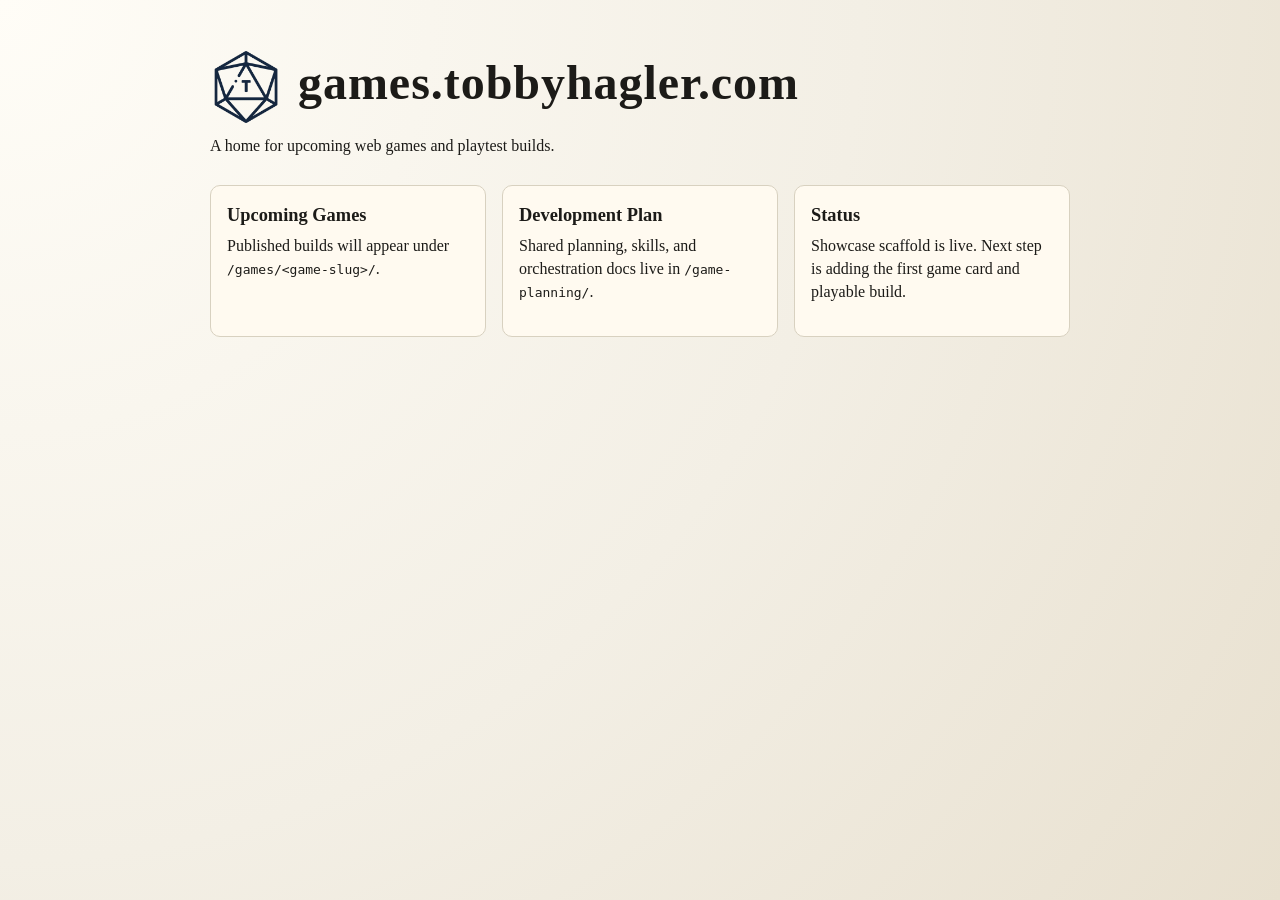
<file: index.html>
<!doctype html>
<html lang="en">
<head>
  <meta charset="utf-8" />
  <meta name="viewport" content="width=device-width, initial-scale=1" />
  <title>games.tobbyhagler.com</title>
  <link rel="icon" type="image/png" href="/public/images/tobbyhagler-logo-navy.png" />
  <style>
    :root {
      --bg: #f3efe5;
      --ink: #1c1b18;
      --accent: #005f73;
      --card: #fffaf0;
      --line: #d8d1c0;
    }

    * { box-sizing: border-box; }

    body {
      margin: 0;
      font-family: Georgia, "Times New Roman", serif;
      background: radial-gradient(circle at top left, #fffdf7 0%, var(--bg) 55%, #e8e0cf 100%);
      color: var(--ink);
      min-height: 100vh;
      line-height: 1.45;
    }

    main {
      max-width: 900px;
      margin: 0 auto;
      padding: 3rem 1.25rem;
    }

    h1 {
      margin: 0 0 0.5rem;
      font-size: clamp(2rem, 4vw, 3rem);
      letter-spacing: 0.02em;
    }

    .brand {
      align-items: center;
      display: flex;
      gap: 1rem;
      margin-bottom: 0.5rem;
    }

    .brand img {
      width: 72px;
      height: 72px;
      object-fit: contain;
    }

    p { margin-top: 0.25rem; }

    .grid {
      display: grid;
      grid-template-columns: repeat(auto-fit, minmax(220px, 1fr));
      gap: 1rem;
      margin-top: 1.75rem;
    }

    .card {
      background: var(--card);
      border: 1px solid var(--line);
      border-radius: 10px;
      padding: 1rem;
    }

    .card h2 {
      margin: 0 0 0.35rem;
      font-size: 1.15rem;
    }

    a {
      color: var(--accent);
      text-decoration-thickness: 2px;
      text-underline-offset: 2px;
    }
  </style>
</head>
<body>
  <main>
    <div class="brand">
      <img src="/public/images/tobbyhagler-logo-navy.png" alt="Tobby Hagler d20 logo" width="512" height="512" />
      <h1>games.tobbyhagler.com</h1>
    </div>
    <p>A home for upcoming web games and playtest builds.</p>

    <section class="grid" aria-label="Game collection">
      <article class="card">
        <h2>Upcoming Games</h2>
        <p>Published builds will appear under <code>/games/&lt;game-slug&gt;/</code>.</p>
      </article>
      <article class="card">
        <h2>Development Plan</h2>
        <p>Shared planning, skills, and orchestration docs live in <code>/game-planning/</code>.</p>
      </article>
      <article class="card">
        <h2>Status</h2>
        <p>Showcase scaffold is live. Next step is adding the first game card and playable build.</p>
      </article>
    </section>
  </main>
</body>
</html>
</file>
